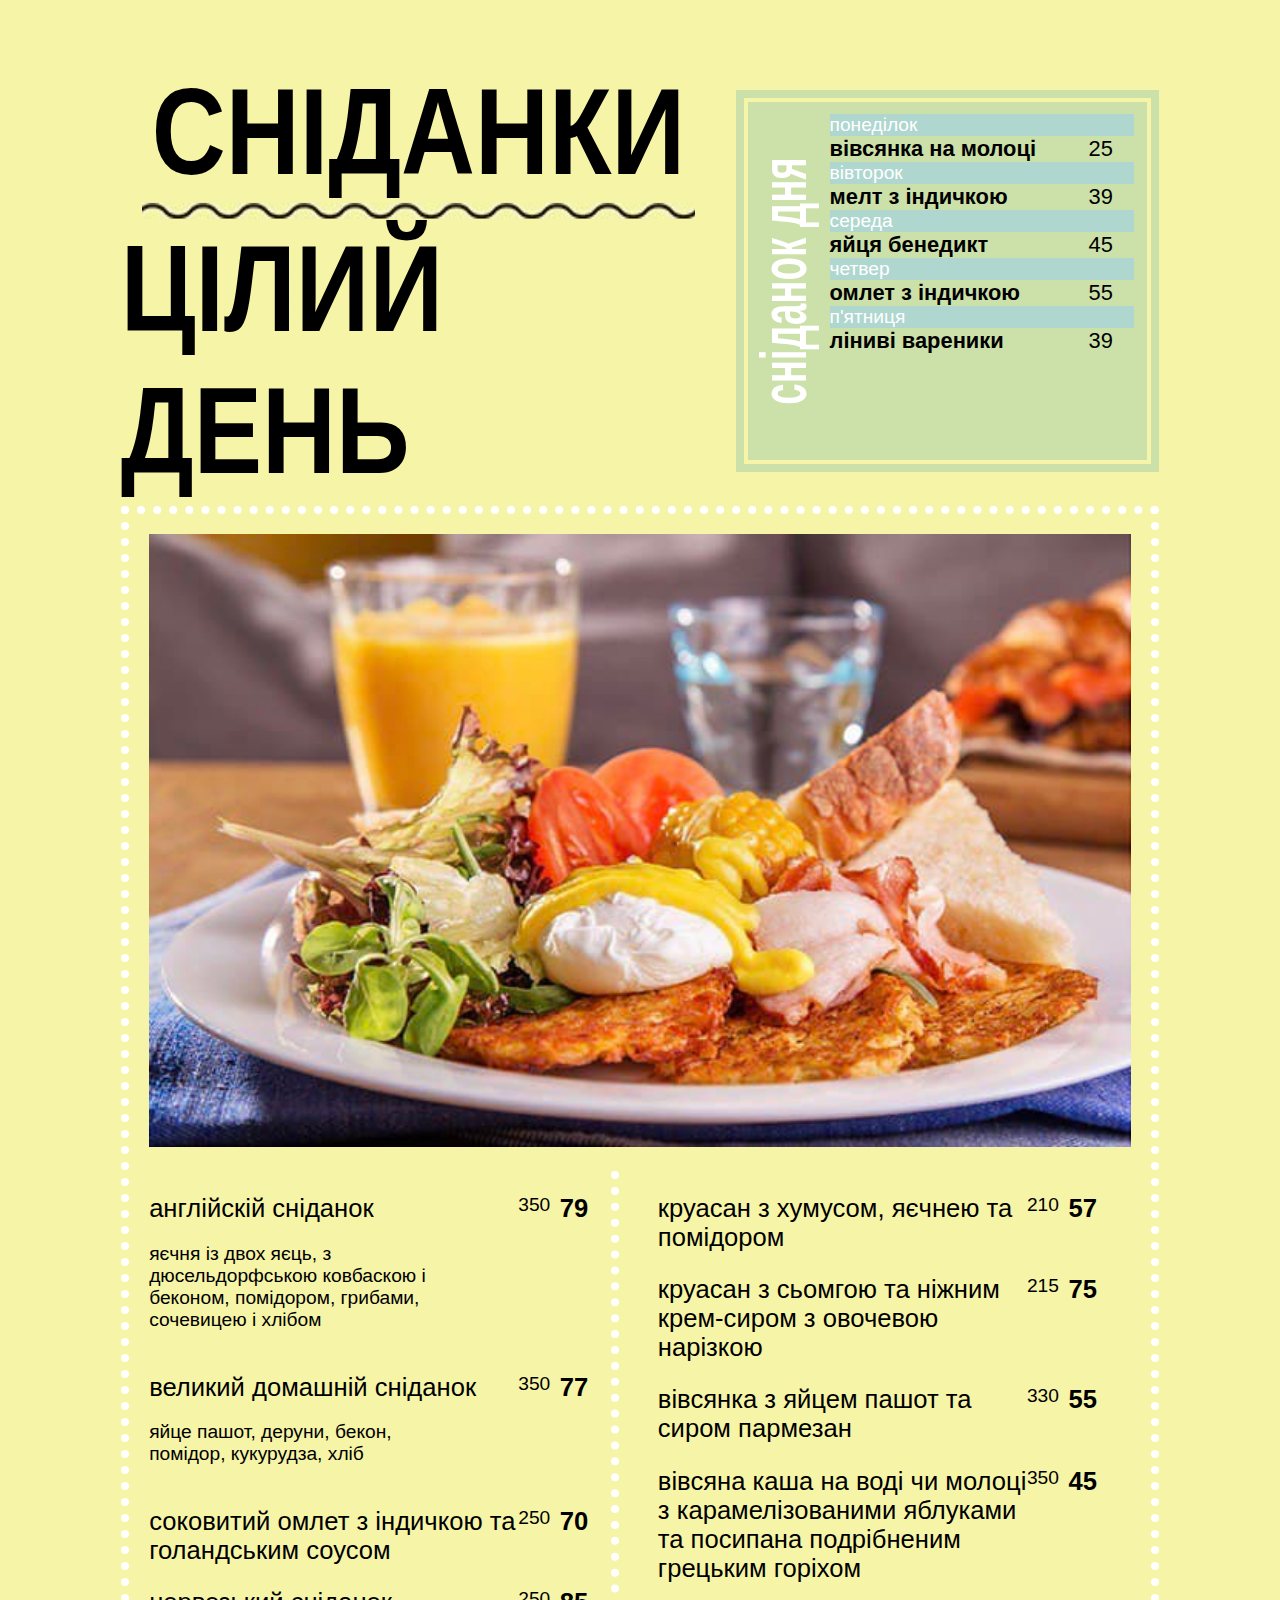
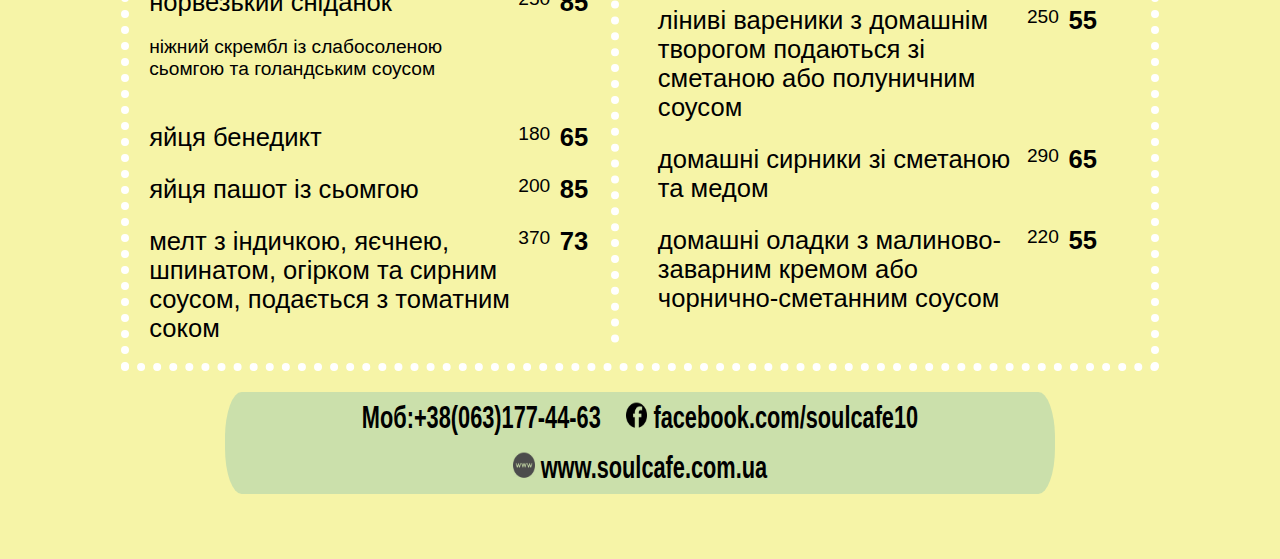
<file: index.html>
<!DOCTYPE html>
<html lang="uk" prefix="og: http://ogp.me/ns#">
<head>
    <meta charset="UTF-8" />
    <title>Замовити їжу: меню ресторану смачних сніданків на кожен день</title>
    <meta name="description" content="Смачні європейські сніданки – гарний початок дня. Замовлення сніданків у кафе та швидка доставка їжі кожного ранку за найкращою ціною від 25 гривень. +38(063)177-44-63">
    <meta name="viewport" content="width=device-width, initial-scale=1">
    <meta name="keywords" content="сніданок, меню, омлет, їжа, яйця, круасан, замовити" />
    <meta property="og:title" content="Меню сніданків на кожен день"/>
    <meta property="og:url" content="http://www.breakfast.github.io" />
    <meta property="og:type" content="website" />
    <meta property="og:site_name" content="Замовити їжу: меню ресторану смачних сніданків на кожен день" />
    <meta property="og:image" content="http://www.breakfast.github.io/photo.jpg"/>
    <meta property="og:description" content="Смачні європейські сніданки – гарний початок дня. Замовлення сніданків у кафе та швидка доставка їжі кожного ранку за найкращою ціною від 25 гривень. Замовити: +38(063)177-44-63" />
    <link rel="apple-touch-icon" sizes="180x180" href="favicon/apple-touch-icon.png">
    <link rel="icon" type="image/png" sizes="32x32" href="favicon/favicon-32x32.png">
    <link rel="icon" type="image/png" sizes="16x16" href="favicon/favicon-16x16.png">
    <link rel="manifest" href="favicon/site.webmanifest">
    <link rel="mask-icon" href="favicon/safari-pinned-tab.svg" color="#5bbad5">
    <meta name="msapplication-TileColor" content="#da532c">
    <meta name="theme-color" content="#ffffff">
    <link rel="stylesheet" href="https://necolas.github.io/normalize.css/8.0.1/normalize.css">
    <link rel="stylesheet" href="CSS/base/general.css">
    <link rel="stylesheet" href="CSS/pages/index.css">
</head>
<body class="body">
    <header class="header">
        <h1 class="header-title">
            <span>Сніданки</span>
            <img class="header-line" src="pictures/1111.jpg">
            <span>цілий день</span>
        </h1>
    </header>
    <aside class="dailyBreakfast"> 
        <h2 class="dailyBreakfast-title">сніданок дня</h2>
        <ul class="dailyBreakfast-list">
            <li class="dailyBreakfast-list-item">
                <p class="dailyBreakfast-list-item-day">Понеділок</p>
                <p class="dailyBreakfast-list-item-name"><a href="/dish.html" class="dish-link">Вівсянка на молоці</a></p>
                <p class="dailyBreakfast-list-item-price">25</p>
            </li>
            <li class="dailyBreakfast-list-item">
                <p class="dailyBreakfast-list-item-day">Вівторок</p>
                <p class="dailyBreakfast-list-item-name"><a href="/dish.html" class="dish-link">Мелт з індичкою</a> </p>
                <p class="dailyBreakfast-list-item-price">39</p>
            </li>
            <li class="dailyBreakfast-list-item">
                <p class="dailyBreakfast-list-item-day">Середа</p>
                <p class="dailyBreakfast-list-item-name"><a href="/dish.html" class="dish-link">Яйця бенедикт</a></p>
                <p class="dailyBreakfast-list-item-price">45</p>
            </li>
            <li class="dailyBreakfast-list-item">
                <p class="dailyBreakfast-list-item-day">Четвер</p>
                <p class="dailyBreakfast-list-item-name"><a href="/dish.html" class="dish-link">Омлет з індичкою</a></p>
                <p class="dailyBreakfast-list-item-price">55</p>
            </li>
            <li class="dailyBreakfast-list-item">
                <p class="dailyBreakfast-list-item-day">П'ятниця</p>
                <p class="dailyBreakfast-list-item-name"><a href="/dish.html" class="dish-link">Ліниві вареники</a></p>
                <p class="dailyBreakfast-list-item-price">39</p>
            </li>
        </ul>
    </aside>
    <main class="main">
        <article class="mainMenu">
            <section class="mainMenu-mainPic">
                <img class="mainMenu-mainPic-image" src="pictures/photo.jpg" alt="Дуже смачний англійский сніданок">
            </section>
            <ul class="mainMenu-list">
                <div class="mainMenu-list-part1">
                    <li class="mainMenu-list-dish">
                        <p class="mainMenu-list-dish-name"><a href="/dish.html" class="dish-link">Англійскій сніданок</a></p>
                        <p class="mainMenu-list-dish-weight">350</p>
                        <p class="mainMenu-list-dish-price">79</p>
                        <p class="mainMenu-list-dish-description">яєчня із двох яєць, з дюсельдорфською ковбаскою і беконом, помідором,
                            грибами, сочевицею і хлібом</p>
                    </li>
                    <li class="mainMenu-list-dish">
                        <p class="mainMenu-list-dish-name"><a href="/dish.html" class="dish-link">великий домашній сніданок</a></p>
                        <p class="mainMenu-list-dish-weight">350</p>
                        <p class="mainMenu-list-dish-price">77</p>
                        <p class="mainMenu-list-dish-description">яйце пашот, деруни, бекон, помідор, кукурудза, хліб</p>
                    </li>
                    <li class="mainMenu-list-dish">
                        <p class="mainMenu-list-dish-name"><a href="/dish.html" class="dish-link">Соковитий омлет з індичкою та голандським соусом</a></p>
                        <p class="mainMenu-list-dish-weight">250</p>
                        <p class="mainMenu-list-dish-price">70</p>
                    </li>
                    <li class="mainMenu-list-dish">
                        <p class="mainMenu-list-dish-name"><a href="/dish.html" class="dish-link">норвезький сніданок</a></p>
                        <p class="mainMenu-list-dish-weight">250</p>
                        <p class="mainMenu-list-dish-price">85</p>
                        <p class="mainMenu-list-dish-description">ніжний скрембл із слабосоленою сьомгою та голандським соусом</p>
                    </li>
                    <li class="mainMenu-list-dish">
                        <p class="mainMenu-list-dish-name"><a href="/dish.html" class="dish-link">яйця бенедикт</a></p>
                        <p class="mainMenu-list-dish-weight">180</p>
                        <p class="mainMenu-list-dish-price">65</p>
                    </li>
                    <li class="mainMenu-list-dish">
                        <p class="mainMenu-list-dish-name"><a href="/dish.html" class="dish-link">Яйця пашот із сьомгою</a></p>
                        <p class="mainMenu-list-dish-weight">200</p>
                        <p class="mainMenu-list-dish-price">85</p>
                    </li>
                    <li class="mainMenu-list-dish">
                        <p class="mainMenu-list-dish-name"><a href="/dish.html" class="dish-link"> мелт з індичкою, яєчнею, шпинатом, огірком та сирним соусом, подається з томатним соком</a></p>
                        <p class="mainMenu-list-dish-weight">370</p>
                        <p class="mainMenu-list-dish-price">73</p>
                    </li>
                </div>
                <div class="mainMenu-list-part2">
                    <li class="mainMenu-list-dish">
                        <p class="mainMenu-list-dish-name"><a href="/dish.html" class="dish-link">круасан з хумусом, яєчнею та помідором</a></p>
                        <p class="mainMenu-list-dish-weight">210</p>
                        <p class="mainMenu-list-dish-price">57</p>
                    </li>
                    <li class="mainMenu-list-dish">
                        <p class="mainMenu-list-dish-name"><a href="/dish.html" class="dish-link">круасан з сьомгою та ніжним крем-сиром з овочевою нарізкою</a></p>
                        <p class="mainMenu-list-dish-weight">215</p>
                        <p class="mainMenu-list-dish-price">75</p>
                    </li>
                    <li class="mainMenu-list-dish">
                        <p class="mainMenu-list-dish-name"><a href="/dish.html" class="dish-link">вівсянка з яйцем пашот та сиром пармезан</a></p>
                        <p class="mainMenu-list-dish-weight">330</p>
                        <p class="mainMenu-list-dish-price">55</p>
                    </li>
                    <li class="mainMenu-list-dish">
                        <p class="mainMenu-list-dish-name"><a href="/dish.html" class="dish-link">вівсяна каша на воді чи молоці з карамелізованими яблуками та посипана подрібненим грецьким горіхом</a></p>
                        <p class="mainMenu-list-dish-weight">350</p>
                        <p class="mainMenu-list-dish-price">45</p>
                    </li>
                    <li class="mainMenu-list-dish">
                        <p class="mainMenu-list-dish-name"><a href="/dish.html" class="dish-link">ліниві вареники з домашнім творогом подаються зі сметаною або полуничним соусом</a></p>
                        <p class="mainMenu-list-dish-weight">250</p>
                        <p class="mainMenu-list-dish-price">55</p>
                    </li>
                    <li class="mainMenu-list-dish">
                        <p class="mainMenu-list-dish-name"><a href="/dish.html" class="dish-link">домашні сирники зі сметаною та медом</a></p>
                        <p class="mainMenu-list-dish-weight">290</p>
                        <p class="mainMenu-list-dish-price">65</p>
                    </li>
                    <li class="mainMenu-list-dish">
                        <p class="mainMenu-list-dish-name"><a href="/dish.html" class="dish-link">домашні оладки з малиново-заварним кремом або чорнично-сметанним соусом</a></p>
                        <p class="mainMenu-list-dish-weight">220</p>
                        <p class="mainMenu-list-dish-price">55</p>
                    </li>
                </div>
            </ul>
        </article>
    </main>
    <footer class="footer">
            <div class="contacts"><a href="tel:+380631774463">Моб:+38(063)177-44-63</a></div>
            <div class="contacts"> <a href="facebook.com/soulcafe10"><img class="contacts-img" src="pictures/fbLogo.png"> facebook.com/soulcafe10</a></div>
            <div class="contacts">  <a href="www.soulcafe.com.ua"><img class="contacts-img" src="pictures/webLogo.png"> www.soulcafe.com.ua</a></div>
    </footer>
</body>
</file>
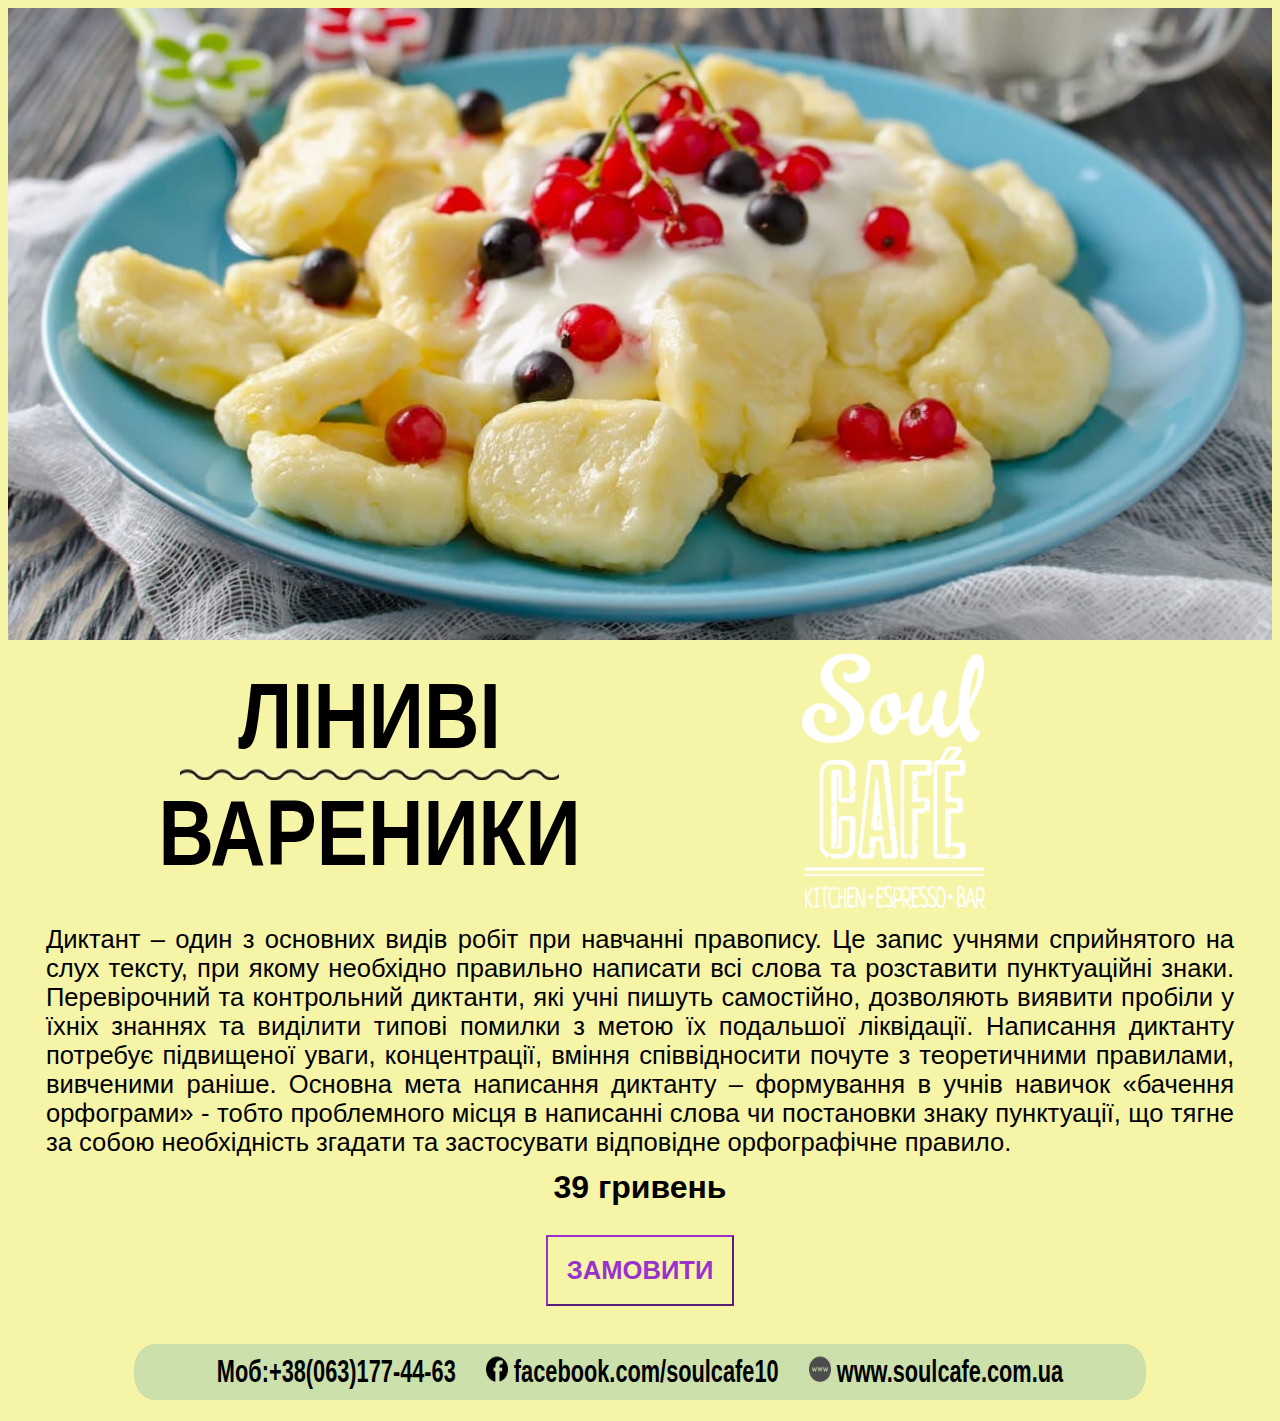
<file: dish.html>
<!DOCTYPE html>
<html lang="uk" prefix="og: http://ogp.me/ns#">
    <head>
        <meta charset="UTF-8" />
        <title>Замовити їжу: меню ресторану смачних сніданків на кожен день</title>
        <meta name="description" content="Смачні європейські сніданки – гарний початок дня. Замовлення сніданків у кафе та швидка доставка їжі кожного ранку за найкращою ціною від 25 гривень. +38(063)177-44-63">
        <meta name="viewport" content="width=device-width, initial-scale=1">
        <meta name="keywords" content="сніданок, меню, їжа, ліниві вареники, замовити" />
        <meta property="og:title" content="Меню сніданків на кожен день"/>
        <meta property="og:url" content="http://www.breakfast.github.io" />
        <meta property="og:type" content="website" />
        <meta property="og:site_name" content="Замовити їжу: меню ресторану смачних сніданків на кожен день" />
        <meta property="og:image" content="http://www.breakfast.github.io/photo.jpg"/>
        <meta property="og:description" content="Смачні європейські сніданки – гарний початок дня. Замовлення сніданків у кафе та швидка доставка їжі кожного ранку за найкращою ціною від 25 гривень. Замовити: +38(063)177-44-63" />
        <link rel="apple-touch-icon" sizes="180x180" href="favicon/apple-touch-icon.png">
        <link rel="icon" type="image/png" sizes="32x32" href="favicon/favicon-32x32.png">
        <link rel="icon" type="image/png" sizes="16x16" href="favicon/favicon-16x16.png">
        <link rel="manifest" href="favicon/site.webmanifest">
        <link rel="mask-icon" href="favicon/safari-pinned-tab.svg" color="#5bbad5">
        <meta name="msapplication-TileColor" content="#da532c">
        <meta name="theme-color" content="#ffffff">
        <link rel="stylesheet" href="https://necolas.github.io/normalize.css/8.0.1/normalize.css">
        <link rel="stylesheet" href="CSS/base/general.css">
        <link rel="stylesheet" href="CSS/pages/dish.css">
    </head>
    <body class="body">
        <header class="header">
            <img class="header-dishImage" src="pictures/linyvy_varenyky.jpg" alt="Дуже Смачні ліниві вареники">
            <h1 class="header-title">
                <span>Ліниві</span>
                <img class="header-line" src="pictures/1111.jpg">
                <span>Вареники</span>
            </h1>
            <img class="header-logoImage" src="pictures/soul_cafe.webp" alt="Soul Cafe"> 
        </header>
        <main class="main">
            <ul class="main-dish">
                <li class="main-dishDescription"> Диктант – один з основних видів робіт при навчанні правопису. Це запис учнями сприйнятого на слух тексту, при якому необхідно правильно написати всі слова та розставити пунктуаційні знаки. Перевірочний та контрольний диктанти, які учні пишуть самостійно, дозволяють виявити пробіли у їхніх знаннях та виділити типові помилки з метою їх подальшої ліквідації. Написання диктанту потребує підвищеної уваги, концентрації, вміння співвідносити почуте з теоретичними правилами, вивченими раніше. Основна мета написання диктанту – формування в учнів навичок «бачення орфограми» - тобто проблемного місця в написанні слова чи постановки знаку пунктуації, що тягне за собою необхідність згадати та застосувати відповідне орфографічне правило.
                </li>
                <li class="main-dishPrice"> 39 гривень
                </li>
            </ul>
            <form class="main-orderForm">
                <button class="main-orderButton">ЗАМОВИТИ</button>
            </form>
        </main>
        <footer class="footer">
            <div class="contacts"><a href="tel:+380631774463">Моб:+38(063)177-44-63</a></div>
            <div class="contacts"> <a href="facebook.com/soulcafe10"><img class="contacts-img" src="pictures/fbLogo.png"> facebook.com/soulcafe10</a></div>
            <div class="contacts">  <a href="www.soulcafe.com.ua"><img class="contacts-img" src="pictures/webLogo.png"> www.soulcafe.com.ua</a></div>
        </footer>
    </body>
</html>
</file>
<file: CSS/base/general.css>
.body {
  background-color: rgb(246, 244, 167);
  font-family: "Gill Sans", "Gill Sans MT", Calibri, "Trebuchet MS", sans-serif;
}

a {
  color: black;
  text-decoration: none;
}

.footer {
  display: flex;
  flex-flow: row wrap;
  justify-content: center;
  align-items: center;
  border-radius: 2%/45%;
  background-color: rgb(203, 224, 171);


}

.contacts {
  align-self: center;
  margin: 1.5%;
  font-size: 1.7vw;
  transform: scale(1, 1.4);
}

.contacts > a {

  font-weight: 600;
  text-transform: none;
}

.contacts-img {
  width: 1.7vw;
  height: 1.4vw;
}
</file>
<file: CSS/pages/index.css>
.body {
  display: grid;
  grid-template-columns: repeat(10, 10%);
  margin-top: 7.65%;
  margin-right: 9.43%;
  margin-bottom: 5.10%;
  margin-left: 9.43%;
  width: 84,12%;
  text-transform: lowercase;
}

.header {
  grid-column: 1/7;
  display: flex;
  flex-flow: row wrap;
  align-items: center;
  justify-content: center;
  width: 95.56%;
  font-size: 4vw;
  transform: scale(1, 1.2);
  text-transform: uppercase;
}


@media screen and (max-width: 425px) {
  .header {
    grid-column: 1/11;
    margin-bottom: 7%;
    font-size: 7vw;

  }
}

.header-line {
  width: 93%;
}

.header-title {
  display: flex;
  flex-flow: row wrap;
  align-items: center;
  justify-content: center;
  margin: 0%;
}

.dailyBreakfast {
  grid-column: 7/11;
  display: flex;
  flex-flow: row nowrap;
  outline-width: 0.68vw;
  outline-style: solid;
  outline-color: rgb(204, 225, 169);
  border-width: 0.32vw;
  border-style: solid;
  border-color: rgb(246, 244, 167);
  padding: 3%;
  width: 90%;
  background-color: rgb(204, 225, 169);
}

.dailyBreakfast-title {
  margin-left: auto;
  width: 10%;
  color: white;
  font-size: 3vw;
  text-align: center;
  writing-mode: vertical-rl;
  transform: scale(-1.7, -1);
}

.dailyBreakfast-list {
  margin: 0;
  padding: 0;
  width: 90%;
  list-style-type: none;
}

.dailyBreakfast-list-item {
  display: flex;
  flex-flow: row wrap;
}

.dailyBreakfast-list-item-day {
  margin: 0;
  width: 100%;
  background-color: rgb(175, 215, 207);
  color: white;
  font-size: 1.5vw;
}

.dailyBreakfast-list-item-name {
  margin: 0;
  width: 85%;
  font-size: 1.71vw;
  font-weight: 700;
}

.dailyBreakfast-list-item-price {
  margin: 0;
  width: 10%;
  font-size: 1.71vw;
  font-weight: 400;
}


@media screen and (max-width: 425px) {
  .dailyBreakfast {
    grid-column: 2/10;
  }

  .dailyBreakfast-title {
    font-size: 5.5vw;
  }

  .dailyBreakfast-list-item-day {
    font-size: 2.5vw;
  }

  .dailyBreakfast-list-item-name {
    font-size: 3vw;
  }

  .dailyBreakfast-list-item-price {
    font-size: 3vw;
  }
}

.main {
  grid-column: 1/11;
  margin-top: 4%;
  margin-bottom: 2%;
  border-width: 0.64vw;
  border-style: dotted;
  border-color: white;
}

.mainMenu-mainPic {
  margin: 2%;
}

.mainMenu-mainPic-image {
  width: 100%;
}

.mainMenu-list {
  display: flex;
  flex-flow: row wrap;
  margin: 2%;
  padding: 0;
  list-style-type: none;

}

.mainMenu-list-part1 {
  border-right-width: 0.64vw;
  border-right-style: dotted;
  border-right-color: white;
  width: 47%;
}

.mainMenu-list-part2 {
  margin-left: 4%;
  width: 47%;

}

.mainMenu-list-dish{
  display: flex;
  flex-flow: row wrap;
  margin-top: 5%;
}

.mainMenu-list-dish-name {
  margin: 0;
  width: 80%;
  font-size: 2vw;
}

.mainMenu-list-dish-weight {
  margin: 0;
  width: 9%;
  font-size: 1.5vw;
}

.mainMenu-list-dish-description {
  margin-right: 30%;
  width: 70%;
  font-size: 1.5vw;
}

.mainMenu-list-dish-price {
  margin: 0;
  width: 10%;  
  font-weight: 600;
  font-size: 2vw;
}

@media screen and (max-width: 425px) {
  .mainMenu-list-part1 {
    border: none;
    width: 100%;
  }

  .mainMenu-list-part2 {
    margin: 0;
    width: 100%;
  }

  .mainMenu-list-dish-name {
    width: 83%;
    font-size: 4vw;
  }
  
  .mainMenu-list-dish-weight {
    font-size: 3vw;
  }
  .mainMenu-list-dish-description {
    font-size: 3vw;
  }
  .mainMenu-list-dish-price {
    width: 7%;
    font-size: 4vw;
  }
}

.footer {
  grid-column: 2/10;
}
</file>
<file: CSS/pages/dish.css>
.body {
    display: flex;
    flex-flow: row wrap;
    align-items: center;
    justify-content: center;
}

.header {
    display: flex;
    flex-flow: row wrap;
    align-items: center;
    justify-content: space-around;
    width: 100%;
}

.header-dishImage {
    width: 100%;
}
  
.header-title {
    display: flex;
    flex-flow: row wrap;
    align-items: center;
    justify-content: center;
    margin: 3%;
    width: 40%;
    font-size: 6vw;
    transform: scale(1, 1.2);
    text-transform: uppercase;
}

.header-line {
    width: 75%;
}

.header-logoImage {
    margin-top: 1%;
    margin-right: 17%;
    height: 20vw;
}

.main {
    display: flex;
    flex-flow: row wrap;
    align-items: center;
    justify-content: center;
}

.main-dish {
    display: flex;
    flex-flow: row wrap;
    align-items: center;
    justify-content: center;
    padding: 0;
    list-style-type: none;
}

.main-dishDescription {
    margin-left: 3%;
    margin-right: 3%;
    font-size: 2vw;
    text-align: justify;
}

.main-dishPrice {
    margin: 1%;
    font-weight: 600;
    font-size: 2.5vw;
}

.main-orderForm{
    display: flex;
    align-items: center;
    justify-content: center;
    width: 15%;
}

.main-orderButton {
    margin-bottom: 1em;
    padding: 10%;
    border-color: darkorchid;
    background-color: rgb(246, 244, 167);
    color: darkorchid;
    font-size: 2vw;
    font-weight: 600;
}

.main-orderButton:hover {
    background-color: darkorchid;
    color: rgb(246, 244, 167);
    cursor: pointer;
}

.footer {
    margin: 1%;
    width: 80%;
}
  
@media screen and (max-width: 425px) {
    .main-dishDescription {
        margin-left: 5%;
        margin-right: 5%;
        font-size: 3vw;
    }

    .main-dishPrice {
        font-size: 4vw;
    }

    .main-orderButton {
        font-size: 4vw;
    }
}
</file>
